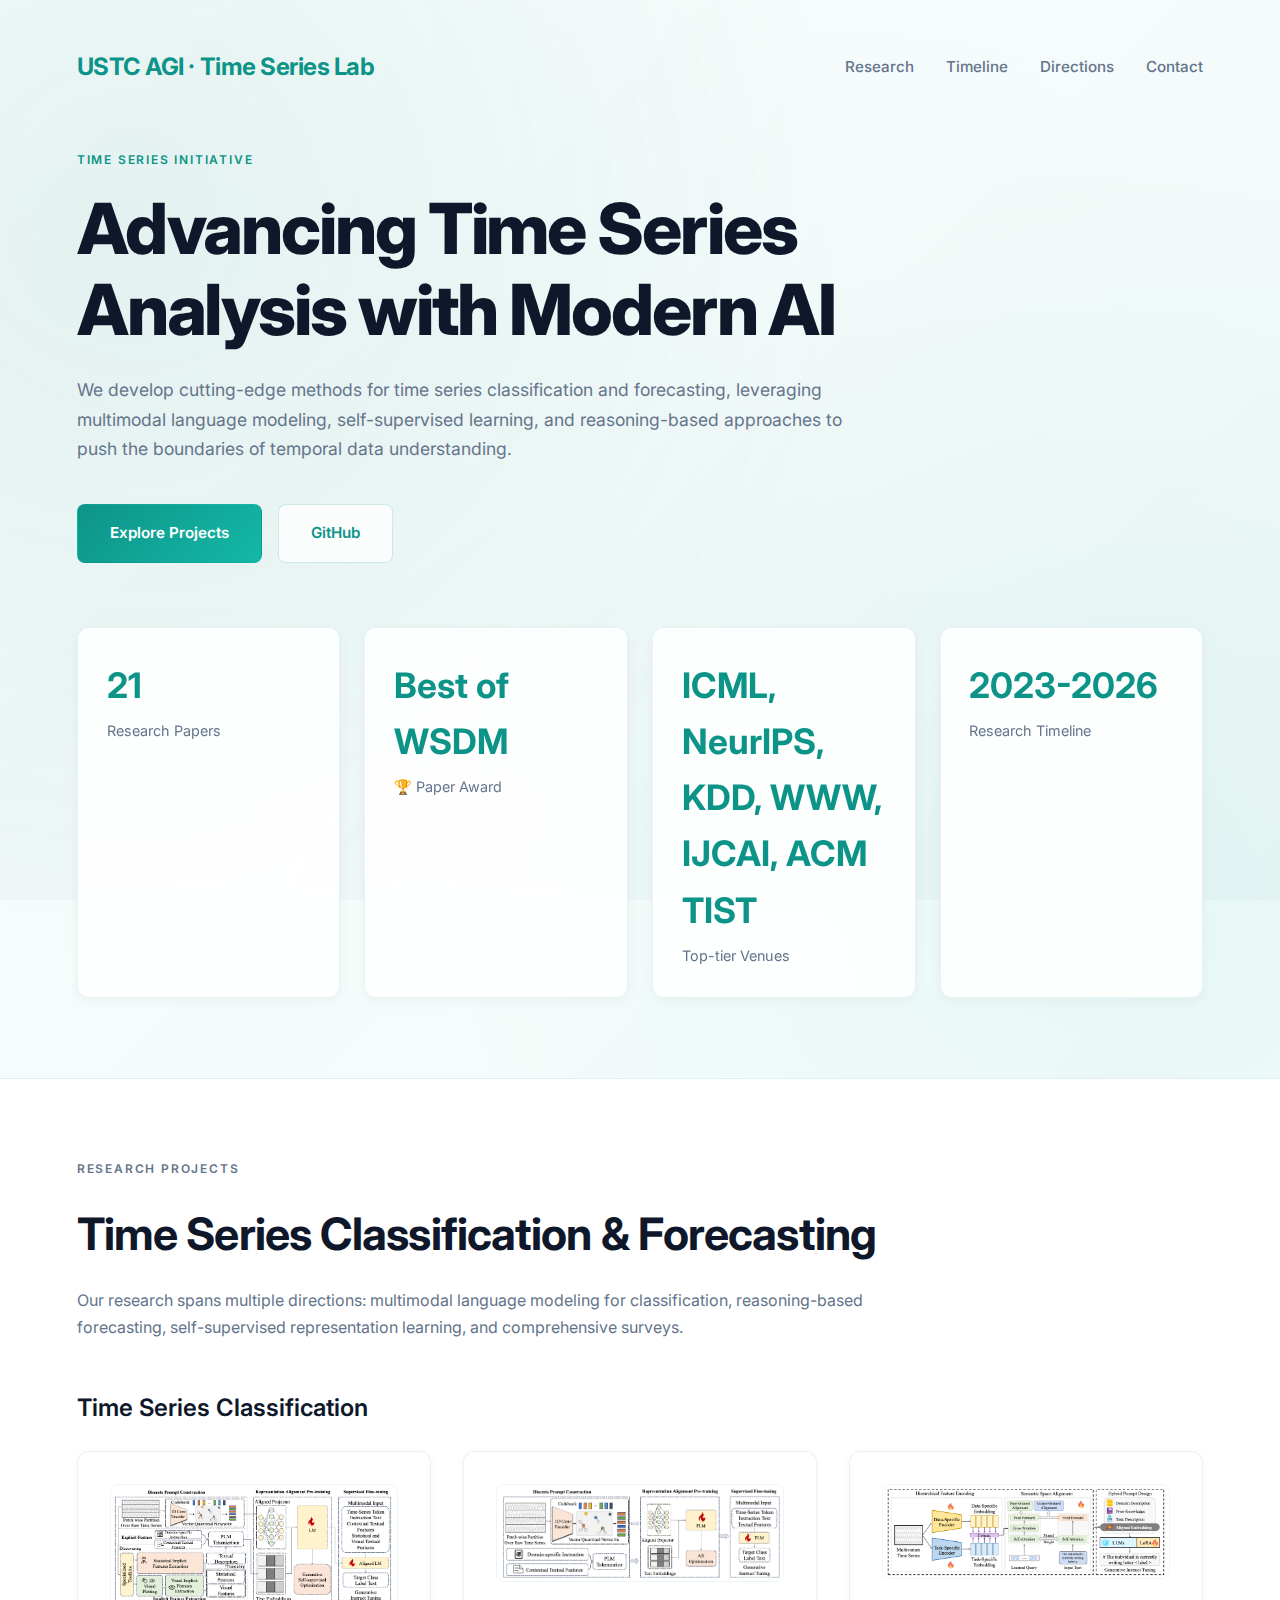
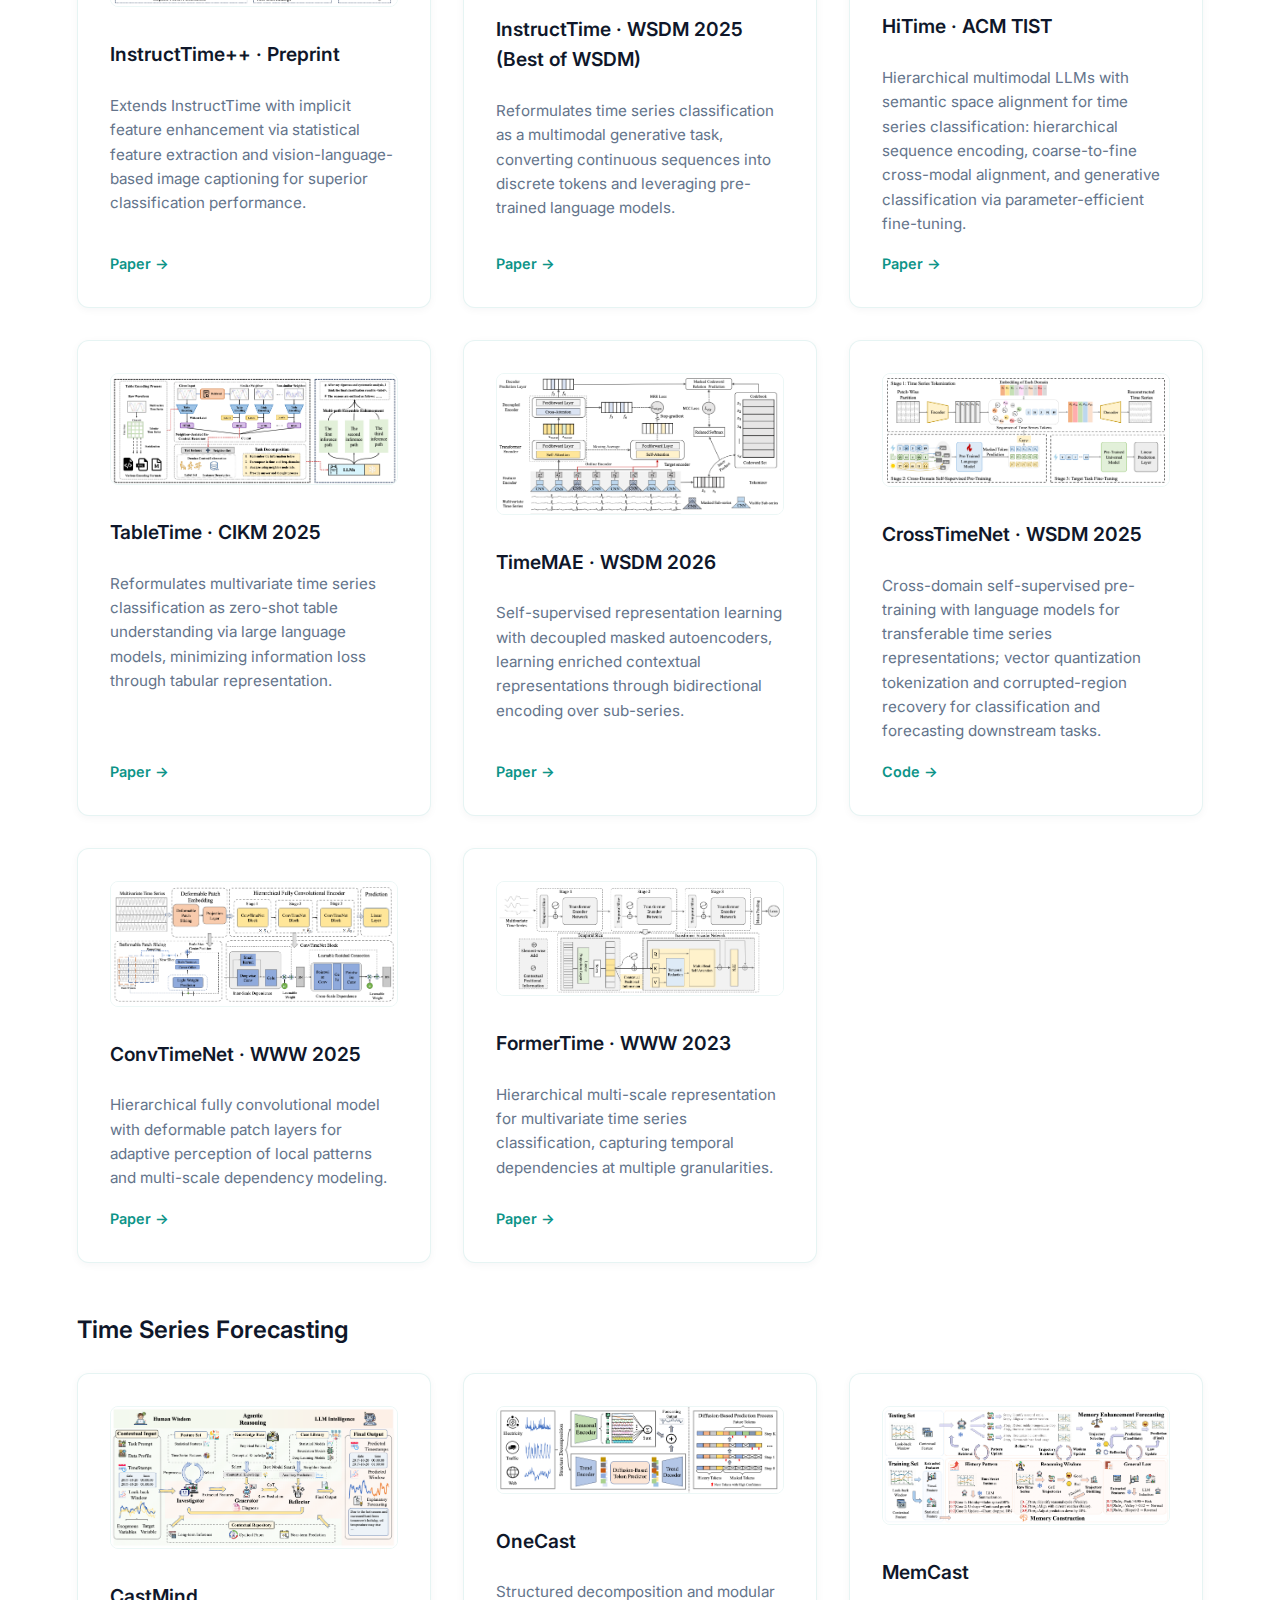
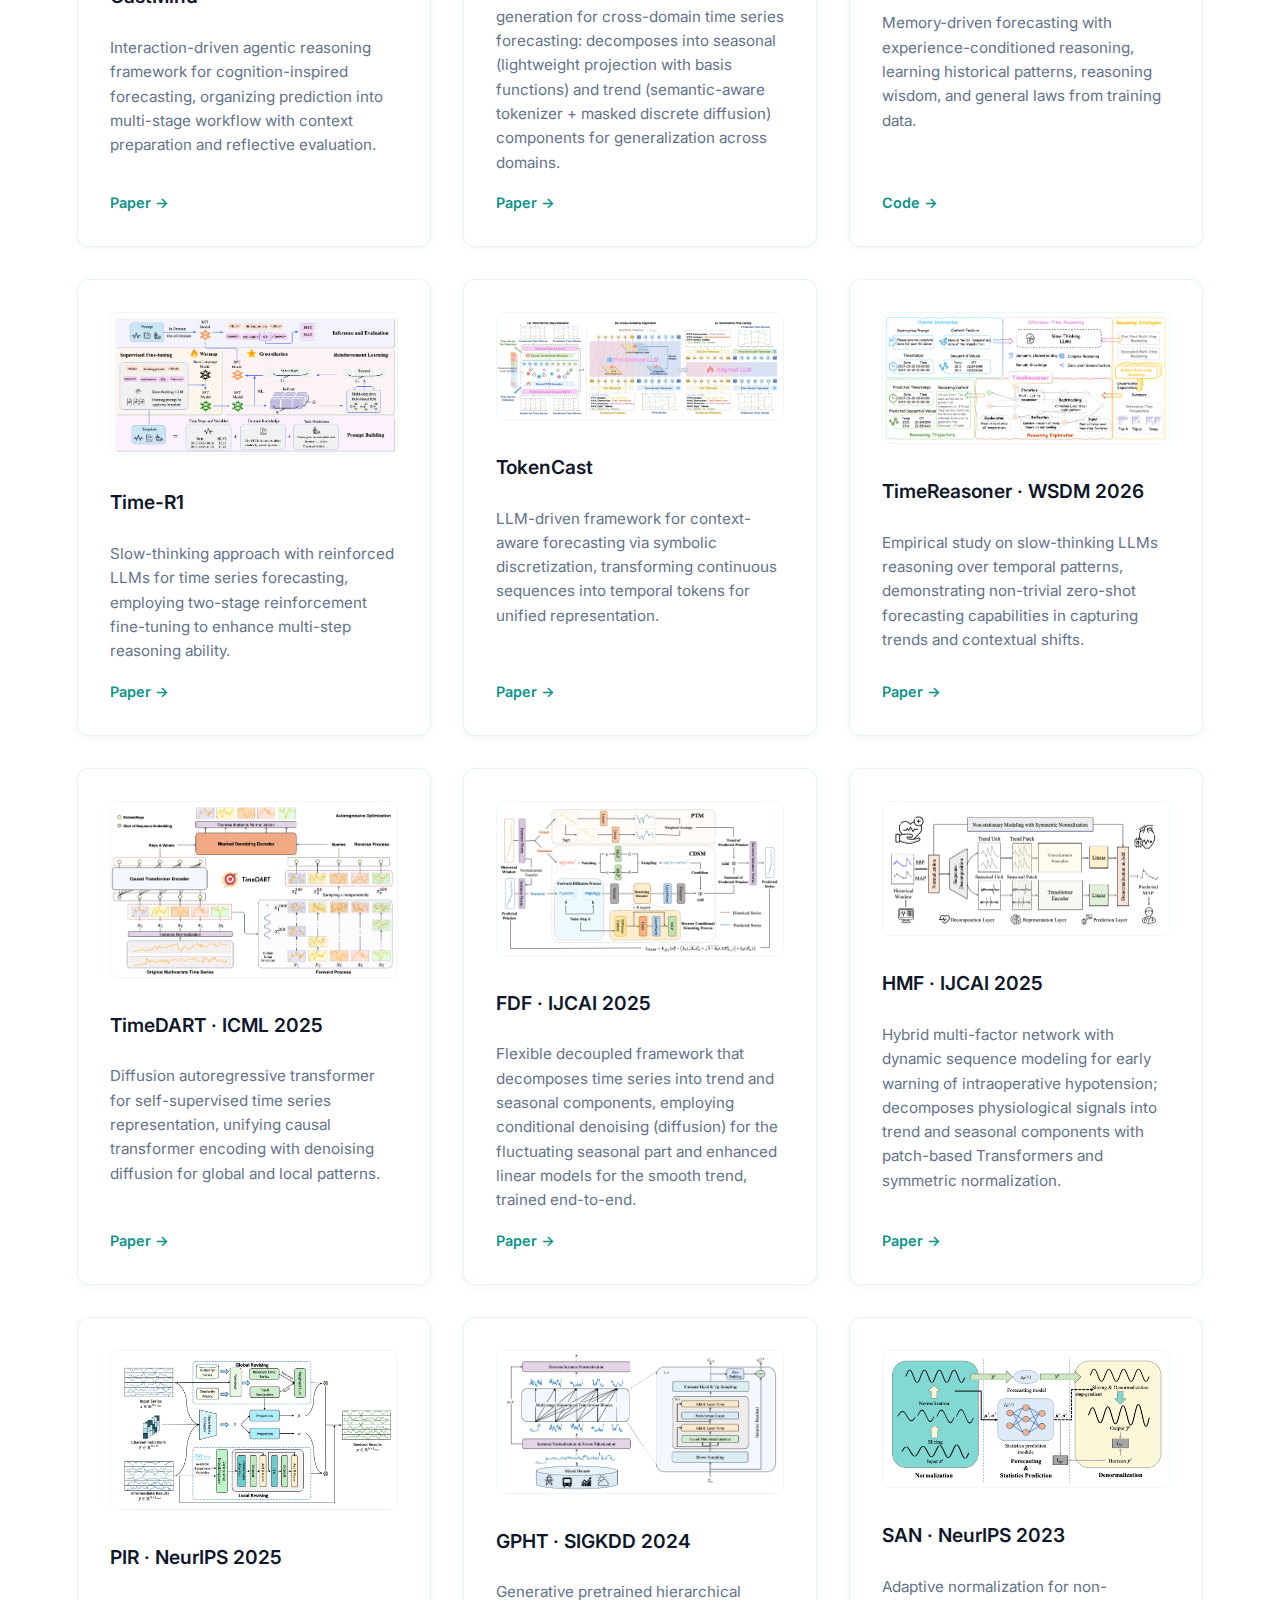
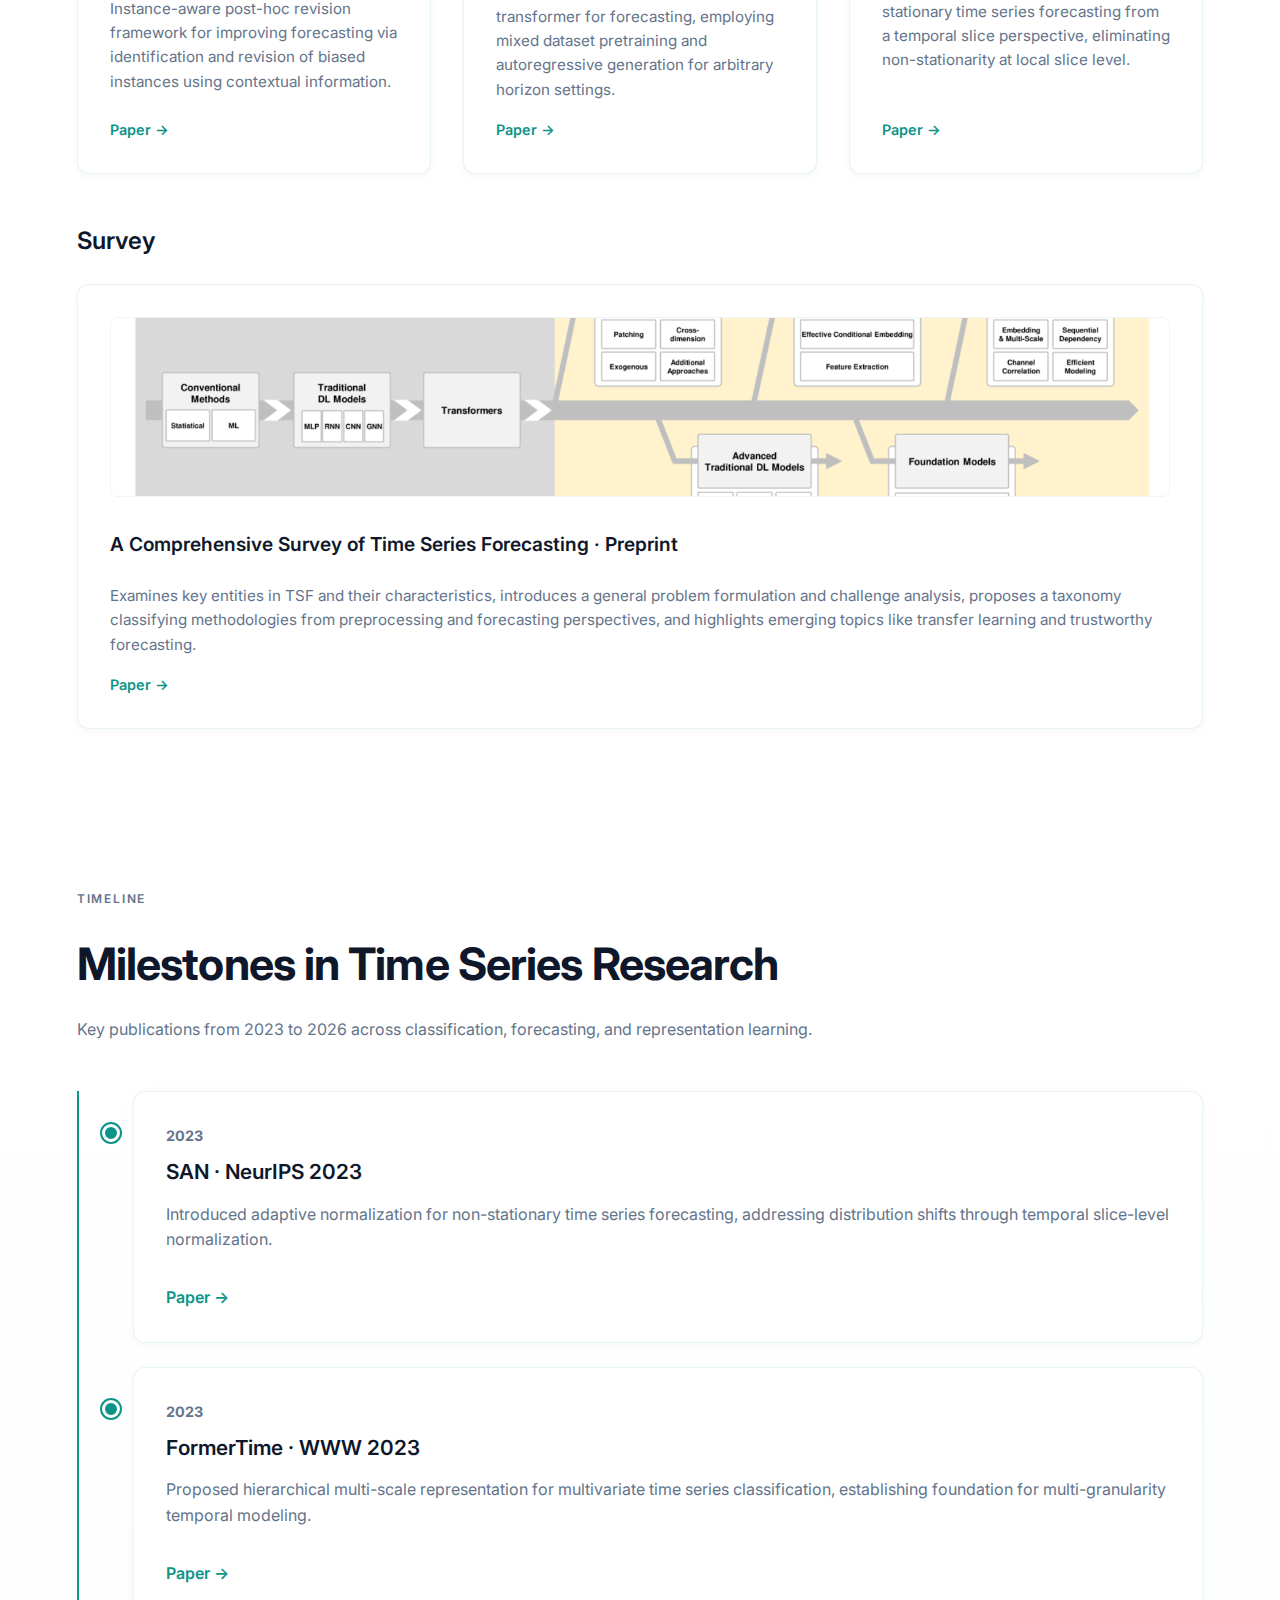
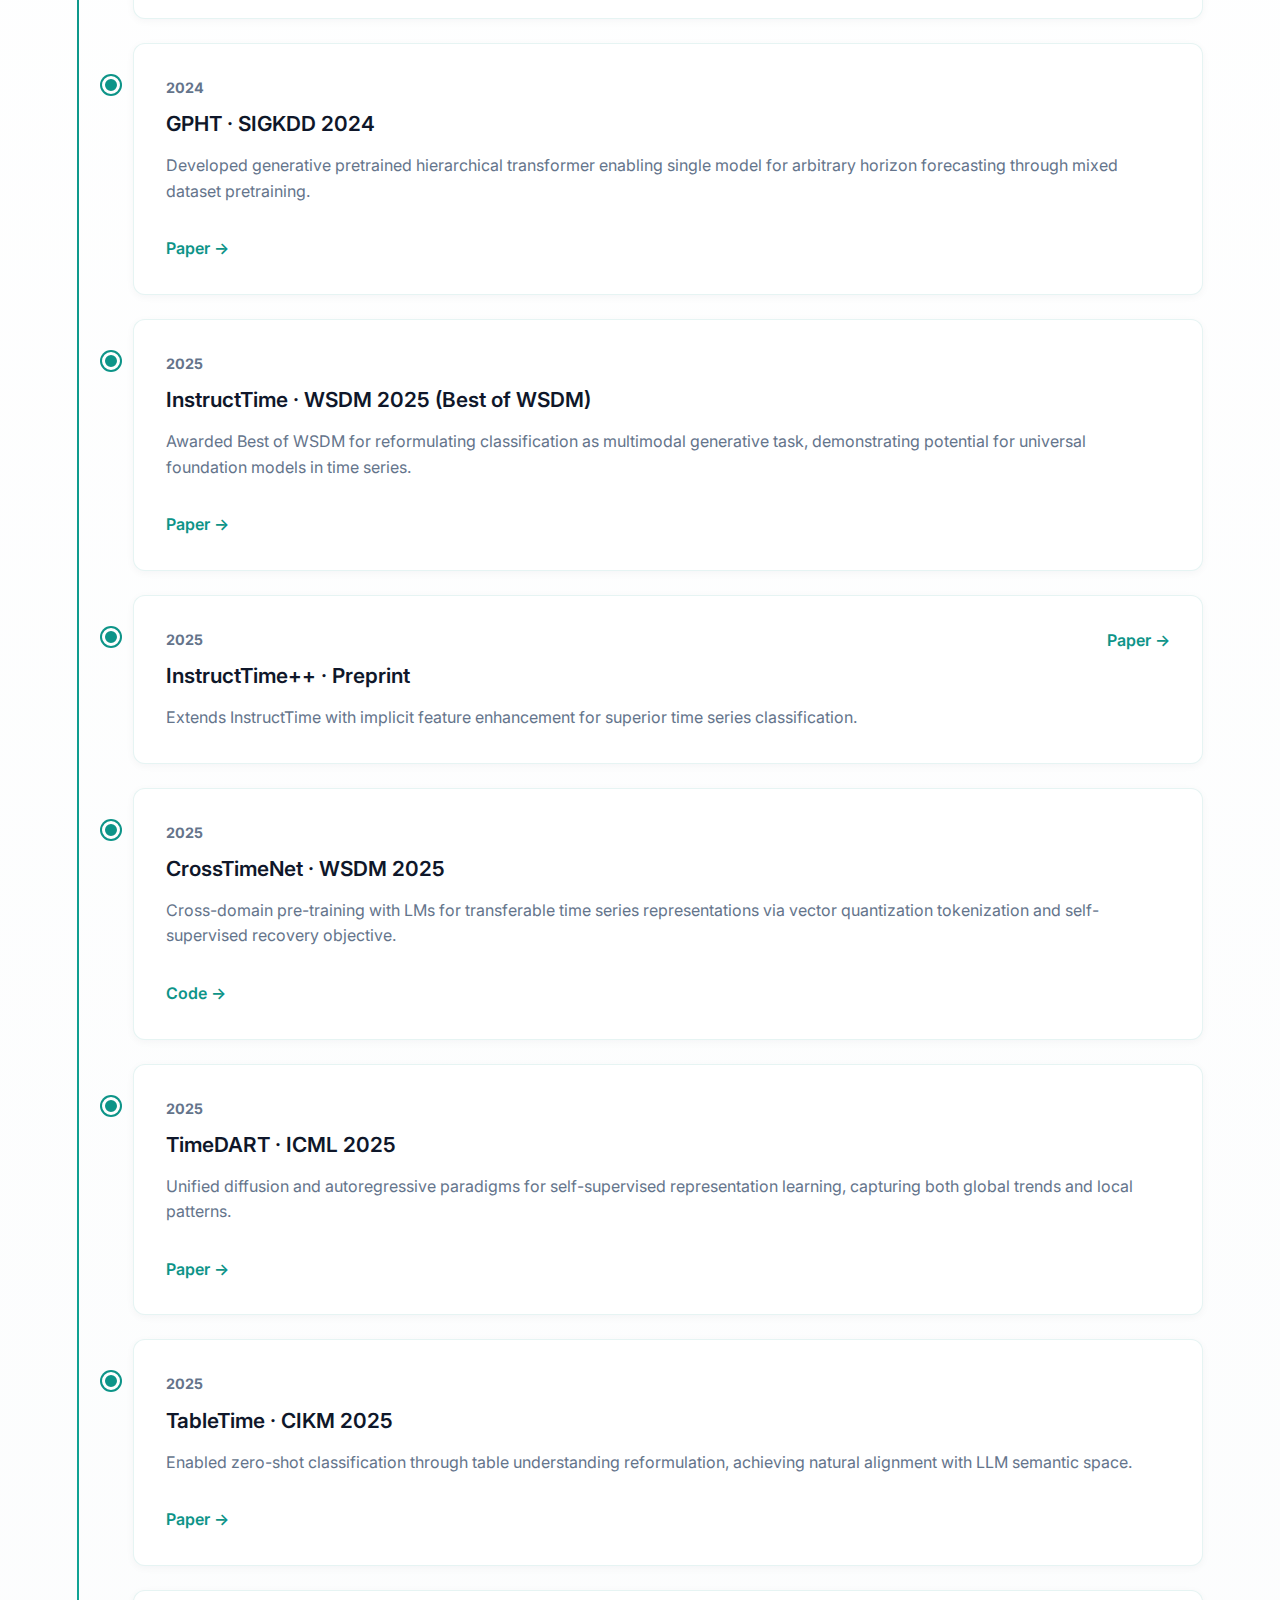
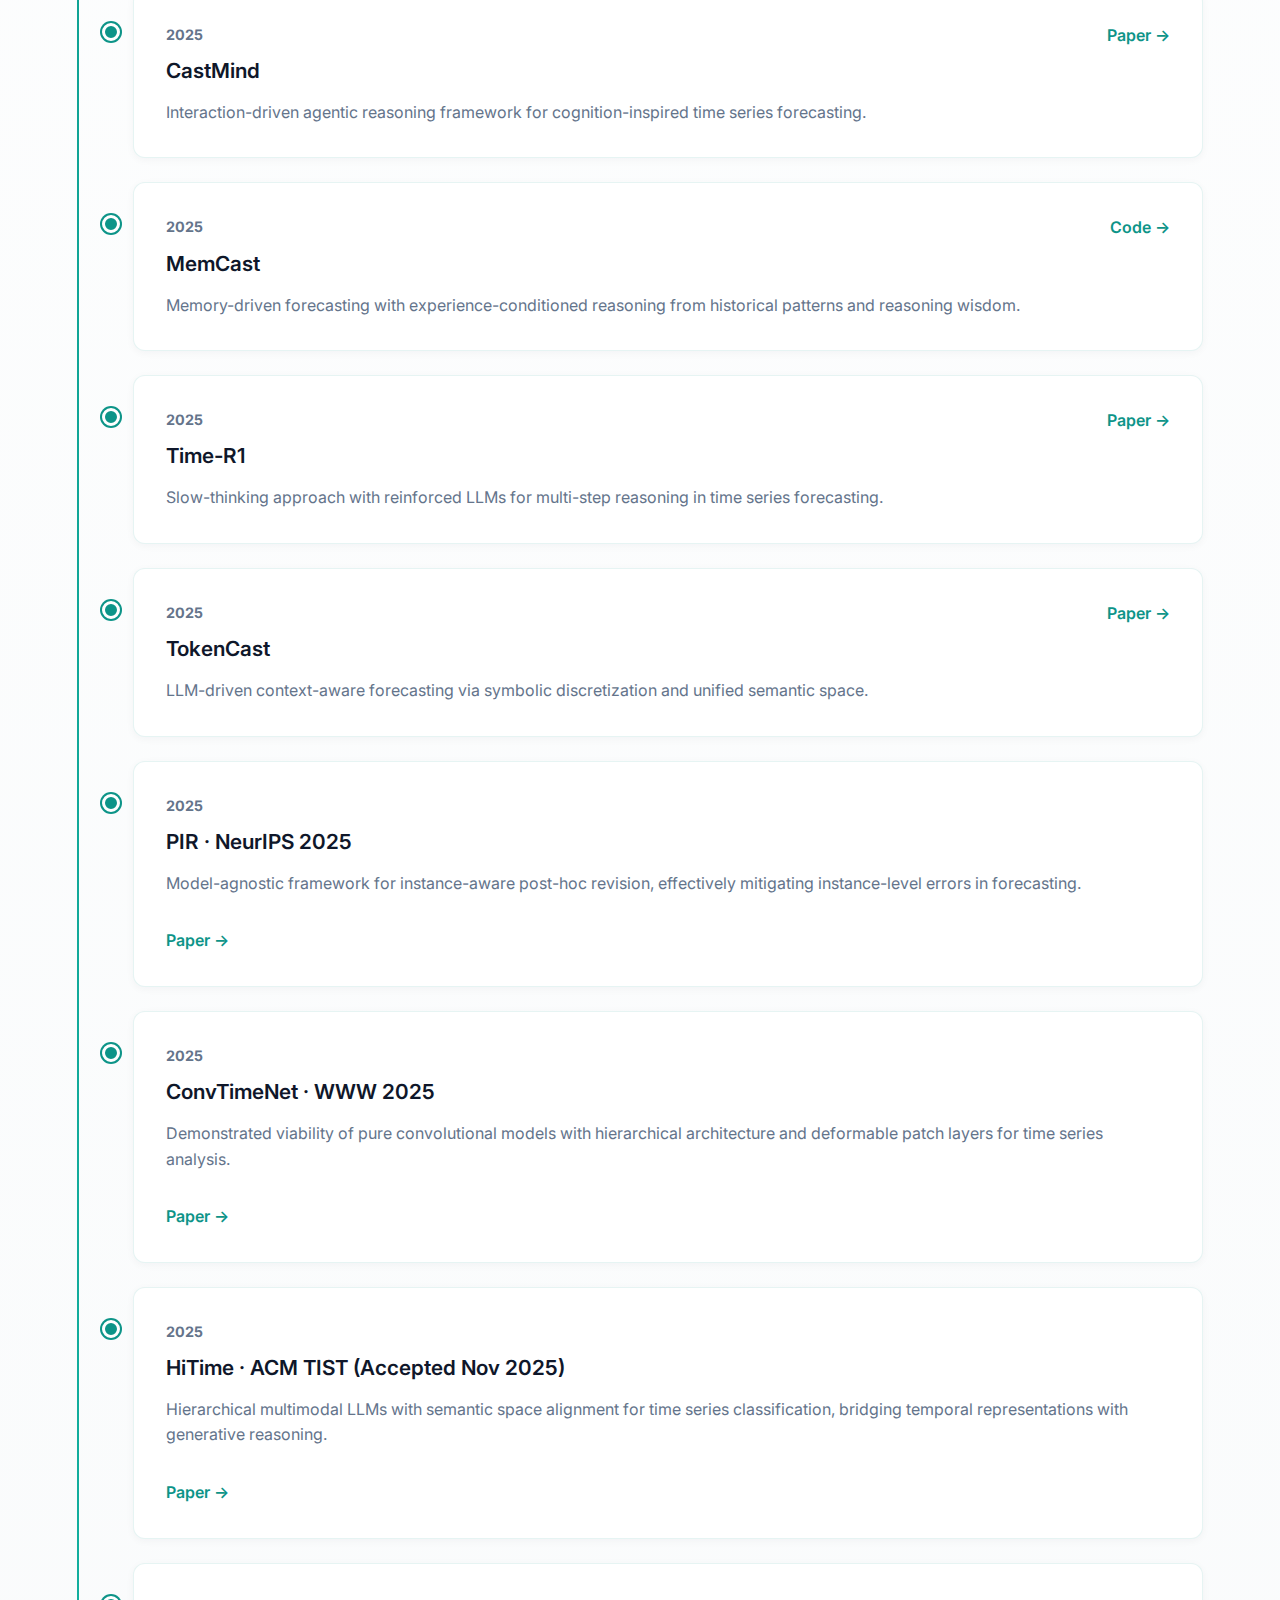
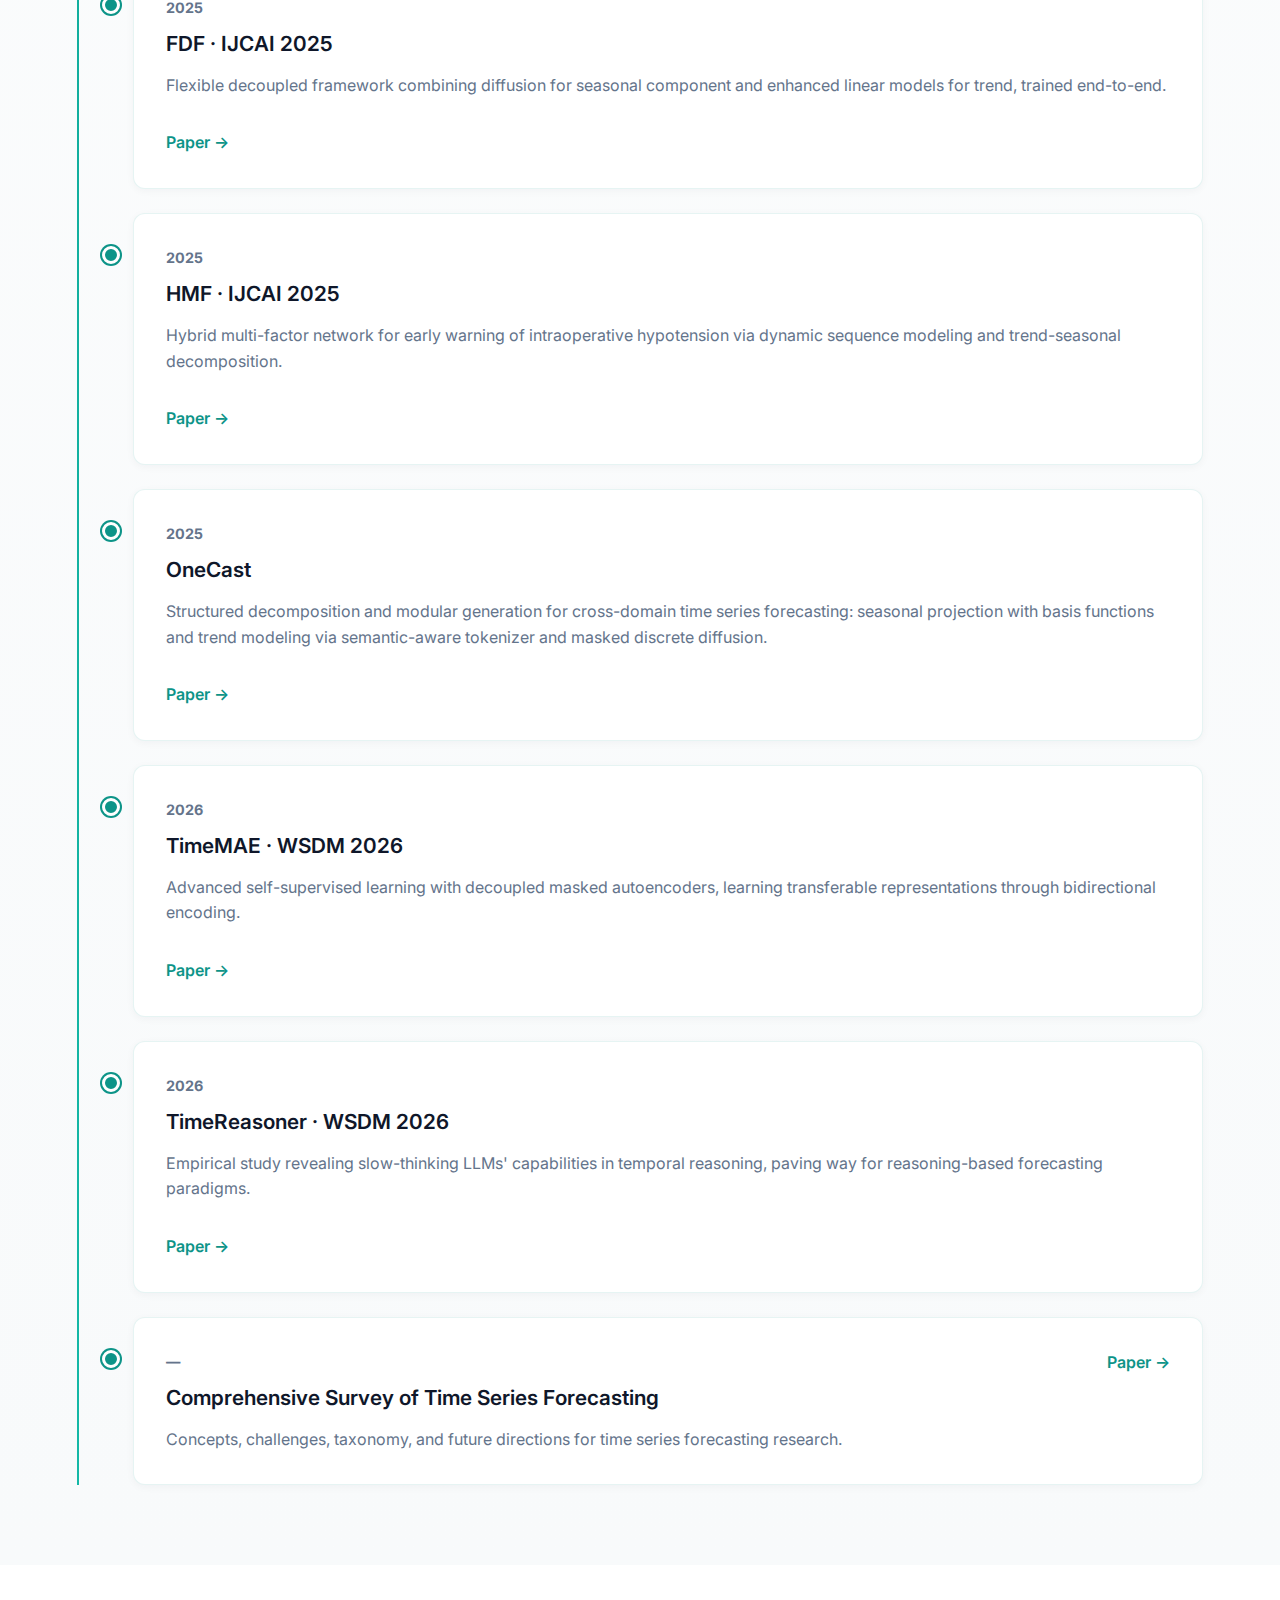
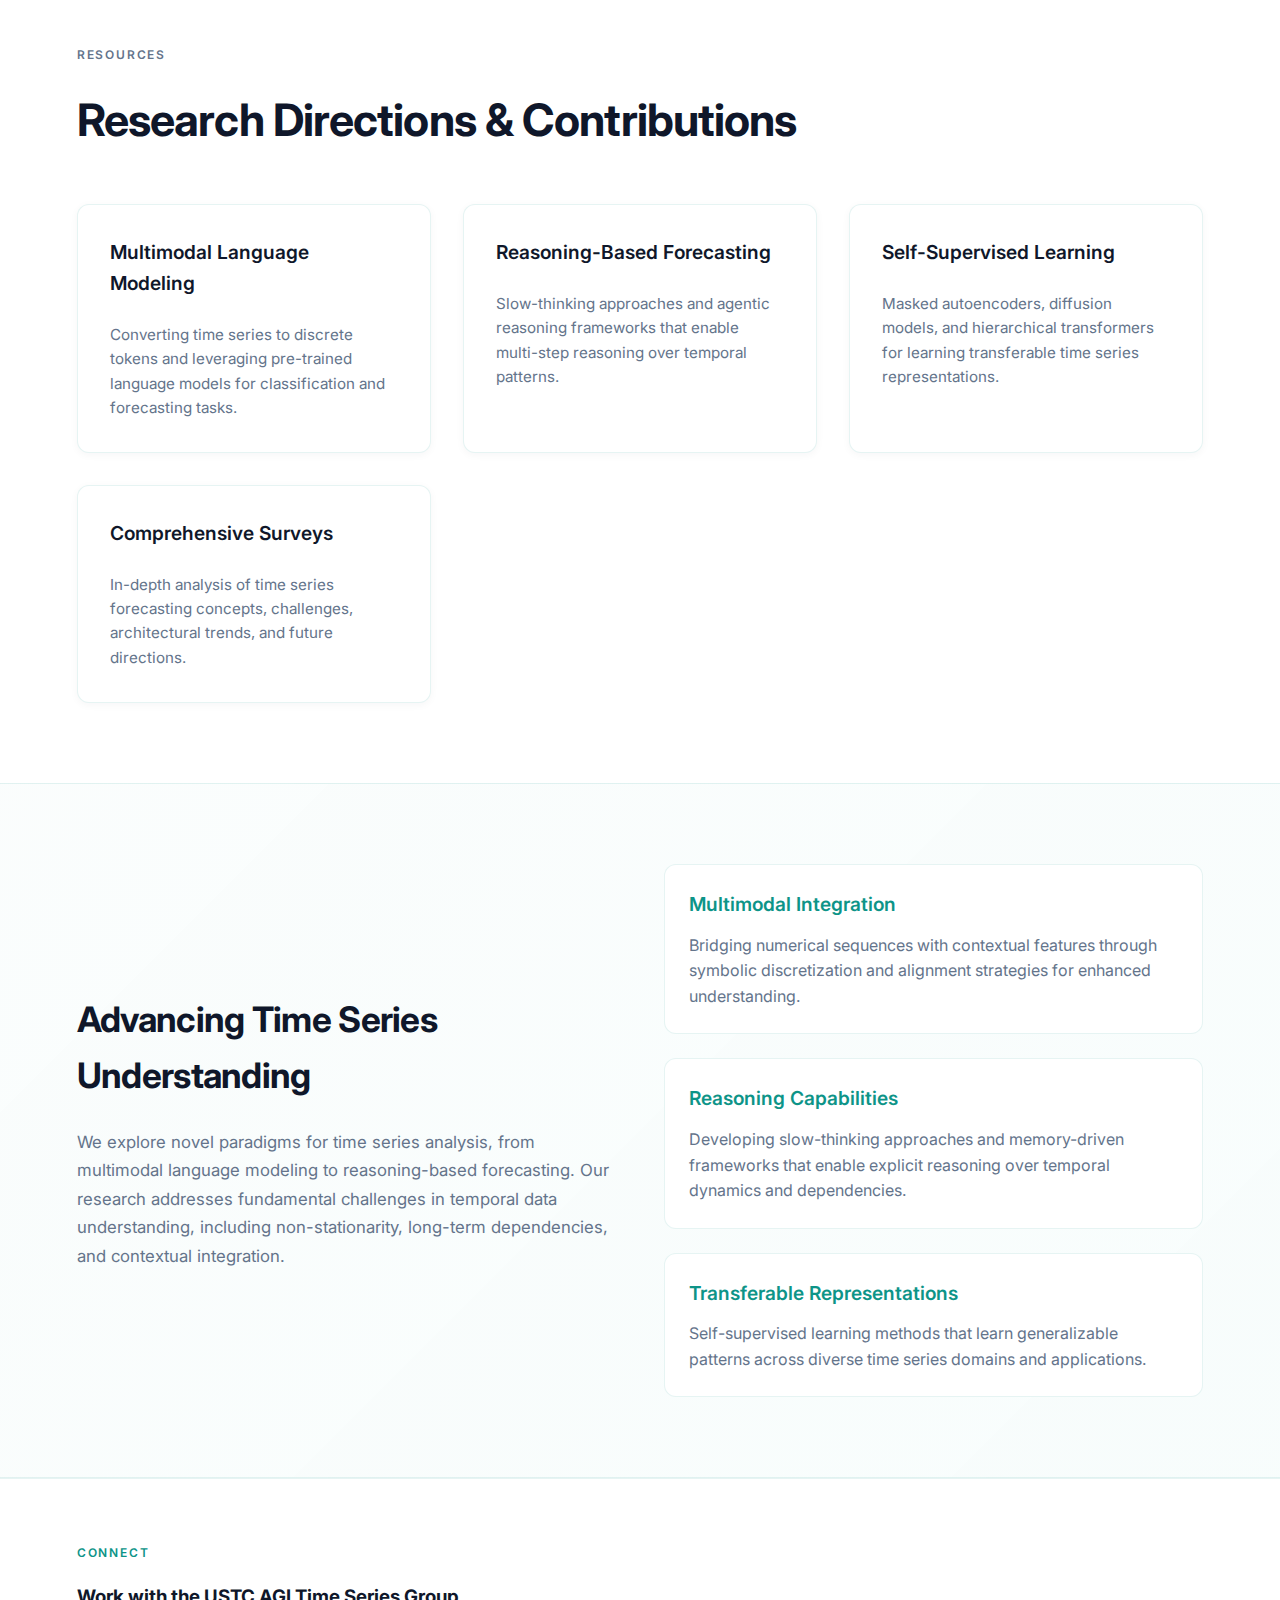
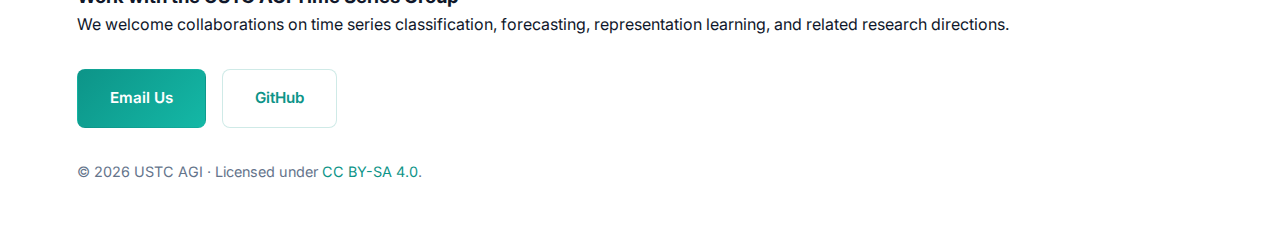
<file: index.html>
<!DOCTYPE html>
<html lang="en">
  <head>
    <meta charset="utf-8" />
    <meta name="viewport" content="width=device-width, initial-scale=1" />
    <title>USTC AGI · Time Series Research Directory</title>
    <meta
      name="description"
      content="Time series research highlights from USTC AGI, spanning classification, forecasting, self-supervised learning, and comprehensive surveys."
    />
    <link rel="preconnect" href="https://fonts.googleapis.com" />
    <link rel="preconnect" href="https://fonts.gstatic.com" crossorigin />
    <link
      href="https://fonts.googleapis.com/css2?family=Inter:wght@400;500;600;700;800&display=swap"
      rel="stylesheet"
    />
    <link rel="stylesheet" href="./ref.css" />
  </head>
  <body>
    <header class="hero">
      <nav class="nav">
        <div class="logo">USTC AGI · Time Series Lab</div>
        <div class="nav-links">
          <a href="#projects">Research</a>
          <a href="#highlights">Timeline</a>
          <a href="#resources">Directions</a>
          <a href="#contact">Contact</a>
        </div>
      </nav>
      <div class="hero-content">
        <p class="eyebrow">Time Series Initiative</p>
        <h1>Advancing Time Series Analysis with Modern AI</h1>
        <p class="hero-subtitle">
          We develop cutting-edge methods for time series classification and forecasting, 
          leveraging multimodal language modeling, self-supervised learning, and reasoning-based 
          approaches to push the boundaries of temporal data understanding.
        </p>
        <div class="hero-actions">
          <a class="btn primary" href="#projects">Explore Projects</a>
          <a class="btn ghost" href="https://github.com/USTCAGI" target="_blank"
            >GitHub</a
          >
        </div>
      </div>
      <div class="hero-stats">
        <div class="stat-card">
          <span class="stat-value">21</span>
          <span class="stat-label">Research Papers</span>
        </div>
        <div class="stat-card">
          <span class="stat-value">Best of WSDM</span>
          <span class="stat-label">🏆 Paper Award</span>
        </div>
        <div class="stat-card">
          <span class="stat-value">ICML, NeurIPS, KDD, WWW, IJCAI, ACM TIST</span>
          <span class="stat-label">Top-tier Venues</span>
        </div>
        <div class="stat-card">
          <span class="stat-value">2023-2026</span>
          <span class="stat-label">Research Timeline</span>
        </div>
      </div>
    </header>

    <main>
      <section id="projects" class="section research">
        <div class="section-header">
          <p class="eyebrow">Research Projects</p>
          <h2>Time Series Classification & Forecasting</h2>
          <p>
            Our research spans multiple directions: multimodal language modeling for classification, 
            reasoning-based forecasting, self-supervised representation learning, and comprehensive surveys.
          </p>
        </div>
        
        <!-- Time Series Classification Section -->
        <div style="margin-bottom: 3rem;">
          <h3 style="font-size: 1.5rem; margin-bottom: 1.5rem; color: var(--text);">Time Series Classification</h3>
          <div class="research-grid">
            <article
              class="card focus"
              data-link="https://arxiv.org/abs/2601.14968"
              tabindex="0"
            >
              <img src="assert/instructtime++.png" alt="InstructTime++" class="card-image" />
              <h3>InstructTime++ · Preprint</h3>
              <p>
                Extends InstructTime with implicit feature enhancement via statistical feature extraction 
                and vision-language-based image captioning for superior classification performance.
              </p>
              <a href="https://arxiv.org/abs/2601.14968" target="_blank">Paper →</a>
            </article>
            <article
              class="card focus"
              data-link="https://arxiv.org/abs/2403.12371"
              tabindex="0"
            >
              <img src="assert/instructtime.png" alt="InstructTime" class="card-image" />
              <h3>InstructTime · WSDM 2025 (Best of WSDM)</h3>
              <p>
                Reformulates time series classification as a multimodal generative task, converting 
                continuous sequences into discrete tokens and leveraging pre-trained language models.
              </p>
              <a href="https://arxiv.org/abs/2403.12371" target="_blank">Paper →</a>
            </article>
            <article
              class="card focus"
              data-link="https://dl.acm.org/doi/abs/10.1145/3785505"
              tabindex="0"
            >
              <img src="assert/HiTime.png" alt="HiTime" class="card-image" />
              <h3>HiTime · ACM TIST</h3>
              <p>
                Hierarchical multimodal LLMs with semantic space alignment for time series classification: 
                hierarchical sequence encoding, coarse-to-fine cross-modal alignment, and generative 
                classification via parameter-efficient fine-tuning.
              </p>
              <a href="https://dl.acm.org/doi/abs/10.1145/3785505" target="_blank">Paper →</a>
            </article>
            <article
              class="card focus"
              data-link="https://arxiv.org/abs/2411.15737"
              tabindex="0"
            >
              <img src="assert/tabletime.png" alt="TableTime" class="card-image" />
              <h3>TableTime · CIKM 2025</h3>
              <p>
                Reformulates multivariate time series classification as zero-shot table understanding 
                via large language models, minimizing information loss through tabular representation.
              </p>
              <a href="https://arxiv.org/abs/2411.15737" target="_blank">Paper →</a>
            </article>
            <article
              class="card focus"
              data-link="https://arxiv.org/abs/2303.00320"
              tabindex="0"
            >
              <img src="assert/timemae.png" alt="TimeMAE" class="card-image" />
              <h3>TimeMAE · WSDM 2026</h3>
              <p>
                Self-supervised representation learning with decoupled masked autoencoders, learning 
                enriched contextual representations through bidirectional encoding over sub-series.
              </p>
              <a href="https://arxiv.org/abs/2303.00320" target="_blank">Paper →</a>
            </article>
            <article
              class="card focus"
              data-link="https://github.com/Mingyue-Cheng/CrossTimeNet"
              tabindex="0"
            >
              <img src="assert/CrossTimeNet.png" alt="CrossTimeNet" class="card-image" />
              <h3>CrossTimeNet · WSDM 2025</h3>
              <p>
                Cross-domain self-supervised pre-training with language models for transferable time series 
                representations; vector quantization tokenization and corrupted-region recovery for 
                classification and forecasting downstream tasks.
              </p>
              <a href="https://github.com/Mingyue-Cheng/CrossTimeNet" target="_blank">Code →</a>
            </article>
            <article
              class="card focus"
              data-link="https://arxiv.org/abs/2403.01493"
              tabindex="0"
            >
              <img src="assert/convtimenet.png" alt="ConvTimeNet" class="card-image" />
              <h3>ConvTimeNet · WWW 2025</h3>
              <p>
                Hierarchical fully convolutional model with deformable patch layers for adaptive 
                perception of local patterns and multi-scale dependency modeling.
              </p>
              <a href="https://arxiv.org/abs/2403.01493" target="_blank">Paper →</a>
            </article>
            <article
              class="card focus"
              data-link="https://arxiv.org/abs/2302.09818"
              tabindex="0"
            >
              <img src="assert/formertime.png" alt="FormerTime" class="card-image" />
              <h3>FormerTime · WWW 2023</h3>
              <p>
                Hierarchical multi-scale representation for multivariate time series classification, 
                capturing temporal dependencies at multiple granularities.
              </p>
              <a href="https://arxiv.org/abs/2302.09818" target="_blank">Paper →</a>
            </article>
          </div>
        </div>

        <!-- Time Series Forecasting Section -->
        <div style="margin-bottom: 3rem;">
          <h3 style="font-size: 1.5rem; margin-bottom: 1.5rem; color: var(--text);">Time Series Forecasting</h3>
          <div class="research-grid">
            <article
              class="card focus"
              data-link="https://arxiv.org/abs/2511.08947"
              tabindex="0"
            >
              <img src="assert/castmind.png" alt="CastMind" class="card-image" />
              <h3>CastMind</h3>
              <p>
                Interaction-driven agentic reasoning framework for cognition-inspired forecasting, 
                organizing prediction into multi-stage workflow with context preparation and reflective evaluation.
              </p>
              <a href="https://arxiv.org/abs/2511.08947" target="_blank">Paper →</a>
            </article>
            <article
              class="card focus"
              data-link="https://arxiv.org/abs/2510.24028"
              tabindex="0"
            >
              <img src="assert/OneCast.png" alt="OneCast" class="card-image" />
              <h3>OneCast</h3>
              <p>
                Structured decomposition and modular generation for cross-domain time series forecasting: 
                decomposes into seasonal (lightweight projection with basis functions) and trend (semantic-aware 
                tokenizer + masked discrete diffusion) components for generalization across domains.
              </p>
              <a href="https://arxiv.org/abs/2510.24028" target="_blank">Paper →</a>
            </article>
            <article
              class="card focus"
              data-link="#"
              tabindex="0"
            >
              <img src="assert/memcast.png" alt="MemCast" class="card-image" />
              <h3>MemCast</h3>
              <p>
                Memory-driven forecasting with experience-conditioned reasoning, learning historical patterns, 
                reasoning wisdom, and general laws from training data.
              </p>
              <a href="https://anonymous.4open.science/r/MemCast" target="_blank">Code →</a>
            </article>
            <article
              class="card focus"
              data-link="https://arxiv.org/abs/2506.10630"
              tabindex="0"
            >
              <img src="assert/time-r1.png" alt="Time-R1" class="card-image" />
              <h3>Time-R1</h3>
              <p>
                Slow-thinking approach with reinforced LLMs for time series forecasting, employing 
                two-stage reinforcement fine-tuning to enhance multi-step reasoning ability.
              </p>
              <a href="https://arxiv.org/abs/2506.10630" target="_blank">Paper →</a>
            </article>
            <article
              class="card focus"
              data-link="https://arxiv.org/abs/2508.09191"
              tabindex="0"
            >
              <img src="assert/tokencast.png" alt="TokenCast" class="card-image" />
              <h3>TokenCast</h3>
              <p>
                LLM-driven framework for context-aware forecasting via symbolic discretization, 
                transforming continuous sequences into temporal tokens for unified representation.
              </p>
              <a href="https://arxiv.org/abs/2508.09191" target="_blank">Paper →</a>
            </article>
            <article
              class="card focus"
              data-link="https://arxiv.org/abs/2505.24511"
              tabindex="0"
            >
              <img src="assert/timereasoner.png" alt="TimeReasoner" class="card-image" />
              <h3>TimeReasoner · WSDM 2026</h3>
              <p>
                Empirical study on slow-thinking LLMs reasoning over temporal patterns, demonstrating 
                non-trivial zero-shot forecasting capabilities in capturing trends and contextual shifts.
              </p>
              <a href="https://arxiv.org/abs/2505.24511" target="_blank">Paper →</a>
            </article>
            <article
              class="card focus"
              data-link="https://arxiv.org/abs/2410.05711"
              tabindex="0"
            >
              <img src="assert/timedart.png" alt="TimeDART" class="card-image" />
              <h3>TimeDART · ICML 2025</h3>
              <p>
                Diffusion autoregressive transformer for self-supervised time series representation, 
                unifying causal transformer encoding with denoising diffusion for global and local patterns.
              </p>
              <a href="https://arxiv.org/abs/2410.05711" target="_blank">Paper →</a>
            </article>
            <article
              class="card focus"
              data-link="https://arxiv.org/abs/2410.13253"
              tabindex="0"
            >
              <img src="assert/FDF.png" alt="FDF" class="card-image" />
              <h3>FDF · IJCAI 2025</h3>
              <p>
                Flexible decoupled framework that decomposes time series into trend and seasonal components, 
                employing conditional denoising (diffusion) for the fluctuating seasonal part and 
                enhanced linear models for the smooth trend, trained end-to-end.
              </p>
              <a href="https://arxiv.org/abs/2410.13253" target="_blank">Paper →</a>
            </article>
            <article
              class="card focus"
              data-link="https://arxiv.org/abs/2409.11064"
              tabindex="0"
            >
              <img src="assert/HMF.png" alt="HMF" class="card-image" />
              <h3>HMF · IJCAI 2025</h3>
              <p>
                Hybrid multi-factor network with dynamic sequence modeling for early warning of 
                intraoperative hypotension; decomposes physiological signals into trend and seasonal 
                components with patch-based Transformers and symmetric normalization.
              </p>
              <a href="https://arxiv.org/abs/2409.11064" target="_blank">Paper →</a>
            </article>
            <article
              class="card focus"
              data-link="https://arxiv.org/abs/2505.23583"
              tabindex="0"
            >
              <img src="assert/PIR.png" alt="PIR" class="card-image" />
              <h3>PIR · NeurIPS 2025</h3>
              <p>
                Instance-aware post-hoc revision framework for improving forecasting via identification 
                and revision of biased instances using contextual information.
              </p>
              <a href="https://arxiv.org/abs/2505.23583" target="_blank">Paper →</a>
            </article>
            <article
              class="card focus"
              data-link="https://arxiv.org/abs/2402.16516"
              tabindex="0"
            >
              <img src="assert/gpht.png" alt="GPHT" class="card-image" />
              <h3>GPHT · SIGKDD 2024</h3>
              <p>
                Generative pretrained hierarchical transformer for forecasting, employing mixed dataset 
                pretraining and autoregressive generation for arbitrary horizon settings.
              </p>
              <a href="https://arxiv.org/abs/2402.16516" target="_blank">Paper →</a>
            </article>
            <article
              class="card focus"
              data-link="https://proceedings.neurips.cc/paper_files/paper/2023/hash/2e19dab94882bc95ed094c4399cfda02-Abstract-Conference.html"
              tabindex="0"
            >
              <img src="assert/san.png" alt="SAN" class="card-image" />
              <h3>SAN · NeurIPS 2023</h3>
              <p>
                Adaptive normalization for non-stationary time series forecasting from a temporal slice 
                perspective, eliminating non-stationarity at local slice level.
              </p>
              <a href="https://proceedings.neurips.cc/paper_files/paper/2023/hash/2e19dab94882bc95ed094c4399cfda02-Abstract-Conference.html" target="_blank">Paper →</a>
            </article>
          </div>
        </div>

        <!-- Survey Section -->
        <div>
          <h3 style="font-size: 1.5rem; margin-bottom: 1.5rem; color: var(--text);">Survey</h3>
          <div class="research-grid">
            <article
              class="card focus"
              data-link="https://www.techrxiv.org/users/909144/articles/1283131-a-comprehensive-survey-of-time-series-forecasting-concepts-challenges-and-future-directions"
              tabindex="0"
            >
              <img src="assert/survey.png" alt="Time Series Survey" class="card-image" />
              <h3>A Comprehensive Survey of Time Series Forecasting · Preprint</h3>
              <p>
                Examines key entities in TSF and their characteristics, introduces a general problem formulation 
                and challenge analysis, proposes a taxonomy classifying methodologies from preprocessing and forecasting 
                perspectives, and highlights emerging topics like transfer learning and trustworthy forecasting.
              </p>
              <a href="https://www.techrxiv.org/users/909144/articles/1283131-a-comprehensive-survey-of-time-series-forecasting-concepts-challenges-and-future-directions" target="_blank">Paper →</a>
            </article>
          </div>
        </div>
      </section>

      <section id="highlights" class="section highlights">
        <div class="section-header">
          <p class="eyebrow">Timeline</p>
          <h2>Milestones in Time Series Research</h2>
          <p>
            Key publications from 2023 to 2026 across classification, forecasting, and representation learning.
          </p>
        </div>
        <div class="timeline">
          <article class="milestone">
            <div>
              <p class="milestone-year">2023</p>
              <h3>SAN · NeurIPS 2023</h3>
              <p>
                Introduced adaptive normalization for non-stationary time series forecasting, 
                addressing distribution shifts through temporal slice-level normalization.
              </p>
            </div>
            <a href="https://proceedings.neurips.cc/paper_files/paper/2023/hash/2e19dab94882bc95ed094c4399cfda02-Abstract-Conference.html" target="_blank">Paper →</a>
          </article>
          <article class="milestone">
            <div>
              <p class="milestone-year">2023</p>
              <h3>FormerTime · WWW 2023</h3>
              <p>
                Proposed hierarchical multi-scale representation for multivariate time series 
                classification, establishing foundation for multi-granularity temporal modeling.
              </p>
            </div>
            <a href="https://arxiv.org/abs/2302.09818" target="_blank">Paper →</a>
          </article>
          <article class="milestone">
            <div>
              <p class="milestone-year">2024</p>
              <h3>GPHT · SIGKDD 2024</h3>
              <p>
                Developed generative pretrained hierarchical transformer enabling single model 
                for arbitrary horizon forecasting through mixed dataset pretraining.
              </p>
            </div>
            <a href="https://arxiv.org/abs/2402.16516" target="_blank">Paper →</a>
          </article>
          <article class="milestone">
            <div>
              <p class="milestone-year">2025</p>
              <h3>InstructTime · WSDM 2025 (Best of WSDM)</h3>
              <p>
                Awarded Best of WSDM for reformulating classification as multimodal generative task, 
                demonstrating potential for universal foundation models in time series.
              </p>
            </div>
            <a href="https://arxiv.org/abs/2403.12371" target="_blank">Paper →</a>
          </article>
          <article class="milestone">
            <div>
              <p class="milestone-year">2025</p>
              <h3>InstructTime++ · Preprint</h3>
              <p>
                Extends InstructTime with implicit feature enhancement for superior time series classification.
              </p>
            </div>
            <a href="https://arxiv.org/abs/2601.14968" target="_blank">Paper →</a>
          </article>
          <article class="milestone">
            <div>
              <p class="milestone-year">2025</p>
              <h3>CrossTimeNet · WSDM 2025</h3>
              <p>
                Cross-domain pre-training with LMs for transferable time series representations via 
                vector quantization tokenization and self-supervised recovery objective.
              </p>
            </div>
            <a href="https://github.com/Mingyue-Cheng/CrossTimeNet" target="_blank">Code →</a>
          </article>
          <article class="milestone">
            <div>
              <p class="milestone-year">2025</p>
              <h3>TimeDART · ICML 2025</h3>
              <p>
                Unified diffusion and autoregressive paradigms for self-supervised representation 
                learning, capturing both global trends and local patterns.
              </p>
            </div>
            <a href="https://arxiv.org/abs/2410.05711" target="_blank">Paper →</a>
          </article>
          <article class="milestone">
            <div>
              <p class="milestone-year">2025</p>
              <h3>TableTime · CIKM 2025</h3>
              <p>
                Enabled zero-shot classification through table understanding reformulation, 
                achieving natural alignment with LLM semantic space.
              </p>
            </div>
            <a href="https://arxiv.org/abs/2411.15737" target="_blank">Paper →</a>
          </article>
          <article class="milestone">
            <div>
              <p class="milestone-year">2025</p>
              <h3>CastMind</h3>
              <p>
                Interaction-driven agentic reasoning framework for cognition-inspired time series forecasting.
              </p>
            </div>
            <a href="https://arxiv.org/abs/2511.08947" target="_blank">Paper →</a>
          </article>
          <article class="milestone">
            <div>
              <p class="milestone-year">2025</p>
              <h3>MemCast</h3>
              <p>
                Memory-driven forecasting with experience-conditioned reasoning from historical patterns and reasoning wisdom.
              </p>
            </div>
            <a href="https://anonymous.4open.science/r/MemCast" target="_blank">Code →</a>
          </article>
          <article class="milestone">
            <div>
              <p class="milestone-year">2025</p>
              <h3>Time-R1</h3>
              <p>
                Slow-thinking approach with reinforced LLMs for multi-step reasoning in time series forecasting.
              </p>
            </div>
            <a href="https://arxiv.org/abs/2506.10630" target="_blank">Paper →</a>
          </article>
          <article class="milestone">
            <div>
              <p class="milestone-year">2025</p>
              <h3>TokenCast</h3>
              <p>
                LLM-driven context-aware forecasting via symbolic discretization and unified semantic space.
              </p>
            </div>
            <a href="https://arxiv.org/abs/2508.09191" target="_blank">Paper →</a>
          </article>
          <article class="milestone">
            <div>
              <p class="milestone-year">2025</p>
              <h3>PIR · NeurIPS 2025</h3>
              <p>
                Model-agnostic framework for instance-aware post-hoc revision, effectively 
                mitigating instance-level errors in forecasting.
              </p>
            </div>
            <a href="https://arxiv.org/abs/2505.23583" target="_blank">Paper →</a>
          </article>
          <article class="milestone">
            <div>
              <p class="milestone-year">2025</p>
              <h3>ConvTimeNet · WWW 2025</h3>
              <p>
                Demonstrated viability of pure convolutional models with hierarchical architecture 
                and deformable patch layers for time series analysis.
              </p>
            </div>
            <a href="https://arxiv.org/abs/2403.01493" target="_blank">Paper →</a>
          </article>
          <article class="milestone">
            <div>
              <p class="milestone-year">2025</p>
              <h3>HiTime · ACM TIST (Accepted Nov 2025)</h3>
              <p>
                Hierarchical multimodal LLMs with semantic space alignment for time series classification, 
                bridging temporal representations with generative reasoning.
              </p>
            </div>
            <a href="https://dl.acm.org/doi/abs/10.1145/3785505" target="_blank">Paper →</a>
          </article>
          <article class="milestone">
            <div>
              <p class="milestone-year">2025</p>
              <h3>FDF · IJCAI 2025</h3>
              <p>
                Flexible decoupled framework combining diffusion for seasonal component and enhanced 
                linear models for trend, trained end-to-end.
              </p>
            </div>
            <a href="https://arxiv.org/abs/2410.13253" target="_blank">Paper →</a>
          </article>
          <article class="milestone">
            <div>
              <p class="milestone-year">2025</p>
              <h3>HMF · IJCAI 2025</h3>
              <p>
                Hybrid multi-factor network for early warning of intraoperative hypotension via 
                dynamic sequence modeling and trend-seasonal decomposition.
              </p>
            </div>
            <a href="https://arxiv.org/abs/2409.11064" target="_blank">Paper →</a>
          </article>
          <article class="milestone">
            <div>
              <p class="milestone-year">2025</p>
              <h3>OneCast</h3>
              <p>
                Structured decomposition and modular generation for cross-domain time series forecasting: 
                seasonal projection with basis functions and trend modeling via semantic-aware tokenizer 
                and masked discrete diffusion.
              </p>
            </div>
            <a href="https://arxiv.org/abs/2510.24028" target="_blank">Paper →</a>
          </article>
          <article class="milestone">
            <div>
              <p class="milestone-year">2026</p>
              <h3>TimeMAE · WSDM 2026</h3>
              <p>
                Advanced self-supervised learning with decoupled masked autoencoders, learning 
                transferable representations through bidirectional encoding.
              </p>
            </div>
            <a href="https://arxiv.org/abs/2303.00320" target="_blank">Paper →</a>
          </article>
          <article class="milestone">
            <div>
              <p class="milestone-year">2026</p>
              <h3>TimeReasoner · WSDM 2026</h3>
              <p>
                Empirical study revealing slow-thinking LLMs' capabilities in temporal reasoning, 
                paving way for reasoning-based forecasting paradigms.
              </p>
            </div>
            <a href="https://arxiv.org/abs/2505.24511" target="_blank">Paper →</a>
          </article>
          <article class="milestone">
            <div>
              <p class="milestone-year">—</p>
              <h3>Comprehensive Survey of Time Series Forecasting</h3>
              <p>
                Concepts, challenges, taxonomy, and future directions for time series forecasting research.
              </p>
            </div>
            <a href="https://www.techrxiv.org/users/909144/articles/1283131-a-comprehensive-survey-of-time-series-forecasting-concepts-challenges-and-future-directions" target="_blank">Paper →</a>
          </article>
        </div>
      </section>

      <section id="resources" class="section resources">
        <div class="section-header">
          <p class="eyebrow">Resources</p>
          <h2>Research Directions & Contributions</h2>
        </div>
        <div class="resource-grid">
          <article class="card resource">
            <h3>Multimodal Language Modeling</h3>
            <p>
              Converting time series to discrete tokens and leveraging pre-trained language models 
              for classification and forecasting tasks.
            </p>
          </article>
          <article class="card resource">
            <h3>Reasoning-Based Forecasting</h3>
            <p>
              Slow-thinking approaches and agentic reasoning frameworks that enable multi-step 
              reasoning over temporal patterns.
            </p>
          </article>
          <article class="card resource">
            <h3>Self-Supervised Learning</h3>
            <p>
              Masked autoencoders, diffusion models, and hierarchical transformers for learning 
              transferable time series representations.
            </p>
          </article>
          <article class="card resource">
            <h3>Comprehensive Surveys</h3>
            <p>
              In-depth analysis of time series forecasting concepts, challenges, architectural 
              trends, and future directions.
            </p>
          </article>
        </div>
      </section>

      <section class="section vision">
        <div class="vision-content">
          <h2>Advancing Time Series Understanding</h2>
          <p>
            We explore novel paradigms for time series analysis, from multimodal language modeling 
            to reasoning-based forecasting. Our research addresses fundamental challenges in temporal 
            data understanding, including non-stationarity, long-term dependencies, and contextual integration.
          </p>
        </div>
        <div class="vision-points">
          <div>
            <h3>Multimodal Integration</h3>
            <p>
              Bridging numerical sequences with contextual features through symbolic discretization 
              and alignment strategies for enhanced understanding.
            </p>
          </div>
          <div>
            <h3>Reasoning Capabilities</h3>
            <p>
              Developing slow-thinking approaches and memory-driven frameworks that enable explicit 
              reasoning over temporal dynamics and dependencies.
            </p>
          </div>
          <div>
            <h3>Transferable Representations</h3>
            <p>
              Self-supervised learning methods that learn generalizable patterns across diverse 
              time series domains and applications.
            </p>
          </div>
        </div>
      </section>
    </main>

    <footer id="contact" class="footer">
      <div>
        <p class="eyebrow">Connect</p>
        <h3>Work with the USTC AGI Time Series Group</h3>
        <p>
          We welcome collaborations on time series classification, forecasting, representation learning, 
          and related research directions.
        </p>
      </div>
      <div class="footer-actions">
        <a class="btn primary" href="mailto:mycheng@ustc.edu.cn">Email Us</a>
        <a class="btn ghost" href="https://github.com/USTCAGI" target="_blank"
          >GitHub</a
        >
      </div>
      <p class="footer-note">
        © <span id="year"></span> USTC AGI · Licensed under
        <a
          href="http://creativecommons.org/licenses/by-sa/4.0/"
          target="_blank"
          rel="license"
          >CC BY-SA 4.0</a
        >.
      </p>
    </footer>

    <script>
      document.getElementById("year").textContent = new Date().getFullYear();

      document.querySelectorAll(".card[data-link]").forEach((card) => {
        const openLink = () => {
          const target = card.dataset.link;
          if (target && target !== "#") {
            window.open(target, "_blank", "noopener");
          }
        };

        card.addEventListener("click", (event) => {
          if (event.target.closest("a")) return;
          openLink();
        });

        card.addEventListener("keydown", (event) => {
          if (event.key === "Enter" && !event.target.closest("a")) {
            openLink();
          }
        });
      });
    </script>
  </body>
</html>
</file>
<file: ref.css>
:root {
    color-scheme: light;
    --bg: #f8fafb;
    --bg-card: #ffffff;
    --bg-card-soft: #f0f7f9;
    --bg-accent: linear-gradient(135deg, #0d9488, #14b8a6);
    --text: #0f172a;
    --text-muted: #64748b;
    --border: rgba(15, 23, 42, 0.06);
    --accent: #0d9488;
    --accent-soft: rgba(13, 148, 136, 0.1);
    --accent-hover: #14b8a6;
    font-family: "Inter", system-ui, -apple-system, BlinkMacSystemFont, sans-serif;
  }
  
  * {
    box-sizing: border-box;
    margin: 0;
    padding: 0;
  }
  
  body {
    background: linear-gradient(180deg, #ffffff 0%, #f8fafb 100%);
    background-attachment: fixed;
    color: var(--text);
    line-height: 1.6;
    min-height: 100vh;
  }
  
  .hero {
    padding: 3rem clamp(1.5rem, 6vw, 6rem) 5rem;
    background: linear-gradient(135deg, rgba(13, 148, 136, 0.03) 0%, rgba(20, 184, 166, 0.05) 100%);
    border-bottom: 1px solid rgba(13, 148, 136, 0.1);
    position: relative;
  }
  
  .hero::before {
    content: '';
    position: absolute;
    top: 0;
    left: 0;
    right: 0;
    bottom: 0;
    background: radial-gradient(circle at 10% 20%, rgba(13, 148, 136, 0.08), transparent 50%),
                radial-gradient(circle at 90% 80%, rgba(20, 184, 166, 0.06), transparent 50%);
    pointer-events: none;
  }
  
  .nav {
    display: flex;
    justify-content: space-between;
    align-items: center;
    margin-bottom: 4rem;
    position: relative;
    z-index: 1;
  }
  
  .logo {
    font-family: "Inter", sans-serif;
    font-size: 1.5rem;
    font-weight: 700;
    letter-spacing: -0.02em;
    color: var(--accent);
  }
  
  .nav-links {
    display: flex;
    gap: 2rem;
  }
  
  .nav a {
    color: var(--text-muted);
    text-decoration: none;
    font-weight: 500;
    font-size: 0.95rem;
    transition: color 0.2s ease;
  }
  
  .nav a:hover {
    color: var(--accent);
  }
  
  .hero-content {
    max-width: 800px;
    position: relative;
    z-index: 1;
  }
  
  .eyebrow {
    text-transform: uppercase;
    letter-spacing: 0.15em;
    font-size: 0.75rem;
    color: var(--accent);
    margin-bottom: 1.2rem;
    font-weight: 600;
  }
  
  .hero h1 {
    font-size: clamp(2.5rem, 5.5vw, 4.5rem);
    line-height: 1.15;
    margin-bottom: 1.5rem;
    font-weight: 800;
    letter-spacing: -0.03em;
  }
  
  .hero-subtitle {
    font-size: 1.1rem;
    color: var(--text-muted);
    margin-bottom: 2.5rem;
    line-height: 1.7;
  }
  
  .hero-actions {
    display: flex;
    gap: 1rem;
  }
  
  .btn {
    padding: 1rem 2rem;
    border-radius: 0.5rem;
    font-weight: 600;
    border: 1px solid transparent;
    text-decoration: none;
    transition: all 0.3s ease;
    font-size: 0.95rem;
  }
  
  .btn:hover {
    transform: translateY(-2px);
    box-shadow: 0 8px 20px rgba(13, 148, 136, 0.2);
  }
  
  .btn.primary {
    background: var(--bg-accent);
    color: white;
  }
  
  .btn.ghost {
    border-color: rgba(13, 148, 136, 0.2);
    color: var(--accent);
    background: rgba(255, 255, 255, 0.8);
  }
  
  .btn.ghost:hover {
    background: rgba(13, 148, 136, 0.05);
    border-color: var(--accent);
  }
  
  .hero-stats {
    display: grid;
    grid-template-columns: repeat(auto-fit, minmax(180px, 1fr));
    gap: 1.5rem;
    margin-top: 4rem;
    position: relative;
    z-index: 1;
  }
  
  .stat-card {
    padding: 1.8rem;
    border: 1px solid rgba(13, 148, 136, 0.1);
    border-radius: 0.75rem;
    background: rgba(255, 255, 255, 0.9);
    backdrop-filter: blur(10px);
    box-shadow: 0 4px 12px rgba(15, 23, 42, 0.04);
    transition: all 0.3s ease;
  }
  
  .stat-card:hover {
    transform: translateY(-2px);
    box-shadow: 0 8px 20px rgba(13, 148, 136, 0.1);
    border-color: var(--accent);
  }
  
  .stat-value {
    display: block;
    font-size: 2.2rem;
    font-weight: 700;
    color: var(--accent);
    margin-bottom: 0.3rem;
  }
  
  .stat-label {
    font-size: 0.9rem;
    color: var(--text-muted);
  }
  
  .section {
    padding: 5rem clamp(1.5rem, 6vw, 6rem);
  }
  
  .section-header {
    max-width: 800px;
    margin-bottom: 3rem;
  }
  
  .section h2 {
    font-size: clamp(2rem, 4vw, 2.8rem);
    margin-bottom: 1rem;
    font-weight: 700;
    letter-spacing: -0.02em;
  }
  
  .section h3 {
    font-size: 1.5rem;
    margin-bottom: 1.5rem;
    color: var(--text);
    font-weight: 600;
  }
  
  .section p {
    color: var(--text-muted);
    line-height: 1.7;
  }
  
  .research-grid,
  .resource-grid {
    display: grid;
    gap: 2rem;
    grid-template-columns: repeat(auto-fit, minmax(280px, 1fr));
  }
  
  .card {
    border-radius: 0.75rem;
    padding: 2rem;
    border: 1px solid rgba(13, 148, 136, 0.1);
    background: var(--bg-card);
    display: flex;
    flex-direction: column;
    gap: 1rem;
    box-shadow: 0 2px 8px rgba(15, 23, 42, 0.04);
    transition: all 0.3s ease;
  }
  
  .card[data-link] {
    cursor: pointer;
  }
  
  .card[data-link]:hover,
  .card[data-link]:focus-visible {
    border-color: var(--accent);
    transform: translateY(-6px);
    box-shadow: 0 12px 32px rgba(13, 148, 136, 0.15);
    outline: none;
  }
  
  .card h3 {
    font-size: 1.2rem;
    font-weight: 600;
    margin-bottom: 0.5rem;
    color: var(--text);
  }
  
  .card p {
    font-size: 0.95rem;
    color: var(--text-muted);
    line-height: 1.6;
    flex-grow: 1;
  }
  
  .card a {
    color: var(--accent);
    text-decoration: none;
    font-weight: 600;
    font-size: 0.9rem;
    display: inline-flex;
    align-items: center;
    gap: 0.3rem;
    transition: color 0.2s ease;
  }
  
  .card a:hover {
    color: var(--accent-hover);
  }
  
  .card-image {
    width: 100%;
    height: auto;
    border-radius: 0.5rem;
    margin-bottom: 1rem;
    object-fit: cover;
    max-height: 180px;
    border: 1px solid rgba(13, 148, 136, 0.08);
  }
  
  .highlights {
    background: linear-gradient(180deg, #ffffff 0%, #f8fafb 100%);
  }
  
  .timeline {
    display: flex;
    flex-direction: column;
    gap: 1.5rem;
    position: relative;
    padding-left: 2rem;
  }
  
  .timeline::before {
    content: '';
    position: absolute;
    left: 0;
    top: 0;
    bottom: 0;
    width: 2px;
    background: linear-gradient(180deg, var(--accent), var(--accent-hover));
  }
  
  .milestone {
    display: flex;
    justify-content: space-between;
    gap: 2rem;
    padding: 2rem;
    border-radius: 0.75rem;
    border: 1px solid rgba(13, 148, 136, 0.1);
    background: #ffffff;
    flex-wrap: wrap;
    box-shadow: 0 2px 8px rgba(15, 23, 42, 0.04);
    position: relative;
    margin-left: 1.5rem;
    transition: all 0.3s ease;
  }
  
  .milestone::before {
    content: '';
    position: absolute;
    left: -2rem;
    top: 2rem;
    width: 12px;
    height: 12px;
    border-radius: 50%;
    background: var(--accent);
    border: 3px solid #ffffff;
    box-shadow: 0 0 0 2px var(--accent);
  }
  
  .milestone:hover {
    transform: translateX(4px);
    box-shadow: 0 8px 20px rgba(13, 148, 136, 0.1);
    border-color: var(--accent);
  }
  
  .milestone-year {
    color: var(--accent);
    font-weight: 700;
    margin-bottom: 0.5rem;
    font-size: 0.9rem;
  }
  
  .milestone h3 {
    font-size: 1.3rem;
    margin-bottom: 0.8rem;
    font-weight: 600;
  }
  
  .milestone p {
    color: var(--text-muted);
    line-height: 1.6;
  }
  
  .milestone a {
    color: var(--accent);
    font-weight: 600;
    text-decoration: none;
    transition: color 0.2s ease;
  }
  
  .milestone a:hover {
    color: var(--accent-hover);
  }
  
  .vision {
    display: grid;
    gap: 3rem;
    grid-template-columns: 1fr 1fr;
    background: linear-gradient(135deg, rgba(13, 148, 136, 0.02) 0%, rgba(20, 184, 166, 0.03) 100%);
    border-top: 1px solid rgba(13, 148, 136, 0.1);
    border-bottom: 1px solid rgba(13, 148, 136, 0.1);
  }
  
  .vision-content {
    display: flex;
    flex-direction: column;
    justify-content: center;
  }
  
  .vision-content h2 {
    font-size: 2.2rem;
    margin-bottom: 1.5rem;
    font-weight: 700;
  }
  
  .vision-content p {
    font-size: 1.05rem;
    line-height: 1.7;
  }
  
  .vision-points {
    display: grid;
    gap: 1.5rem;
  }
  
  .vision-points div {
    padding: 1.5rem;
    border-radius: 0.75rem;
    border: 1px solid rgba(13, 148, 136, 0.1);
    background: #ffffff;
    transition: all 0.3s ease;
  }
  
  .vision-points div:hover {
    transform: translateY(-2px);
    box-shadow: 0 8px 20px rgba(13, 148, 136, 0.1);
    border-color: var(--accent);
  }
  
  .vision-points h3 {
    font-size: 1.2rem;
    margin-bottom: 0.8rem;
    color: var(--accent);
    font-weight: 600;
  }
  
  .vision-points p {
    color: var(--text-muted);
    line-height: 1.6;
  }
  
  .footer {
    padding: 4rem clamp(1.5rem, 6vw, 6rem);
    border-top: 1px solid rgba(13, 148, 136, 0.1);
    display: flex;
    flex-direction: column;
    gap: 2rem;
    background: #ffffff;
  }
  
  .footer-actions {
    display: flex;
    gap: 1rem;
    flex-wrap: wrap;
  }
  
  .footer-note {
    color: var(--text-muted);
    font-size: 0.9rem;
  }
  
  .footer-note a {
    color: var(--accent);
    text-decoration: none;
  }
  
  .footer-note a:hover {
    text-decoration: underline;
  }
  
  @media (max-width: 768px) {
    .nav {
      flex-direction: column;
      gap: 1.5rem;
      align-items: flex-start;
    }
  
    .hero-actions {
      flex-direction: column;
    }
  
    .milestone {
      flex-direction: column;
      margin-left: 0;
    }
    
    .milestone::before {
      display: none;
    }
    
    .timeline {
      padding-left: 0;
    }
    
    .timeline::before {
      display: none;
    }
    
    .vision {
      grid-template-columns: 1fr;
    }
    
    .hero-stats {
      grid-template-columns: repeat(2, 1fr);
    }
  }
</file>
